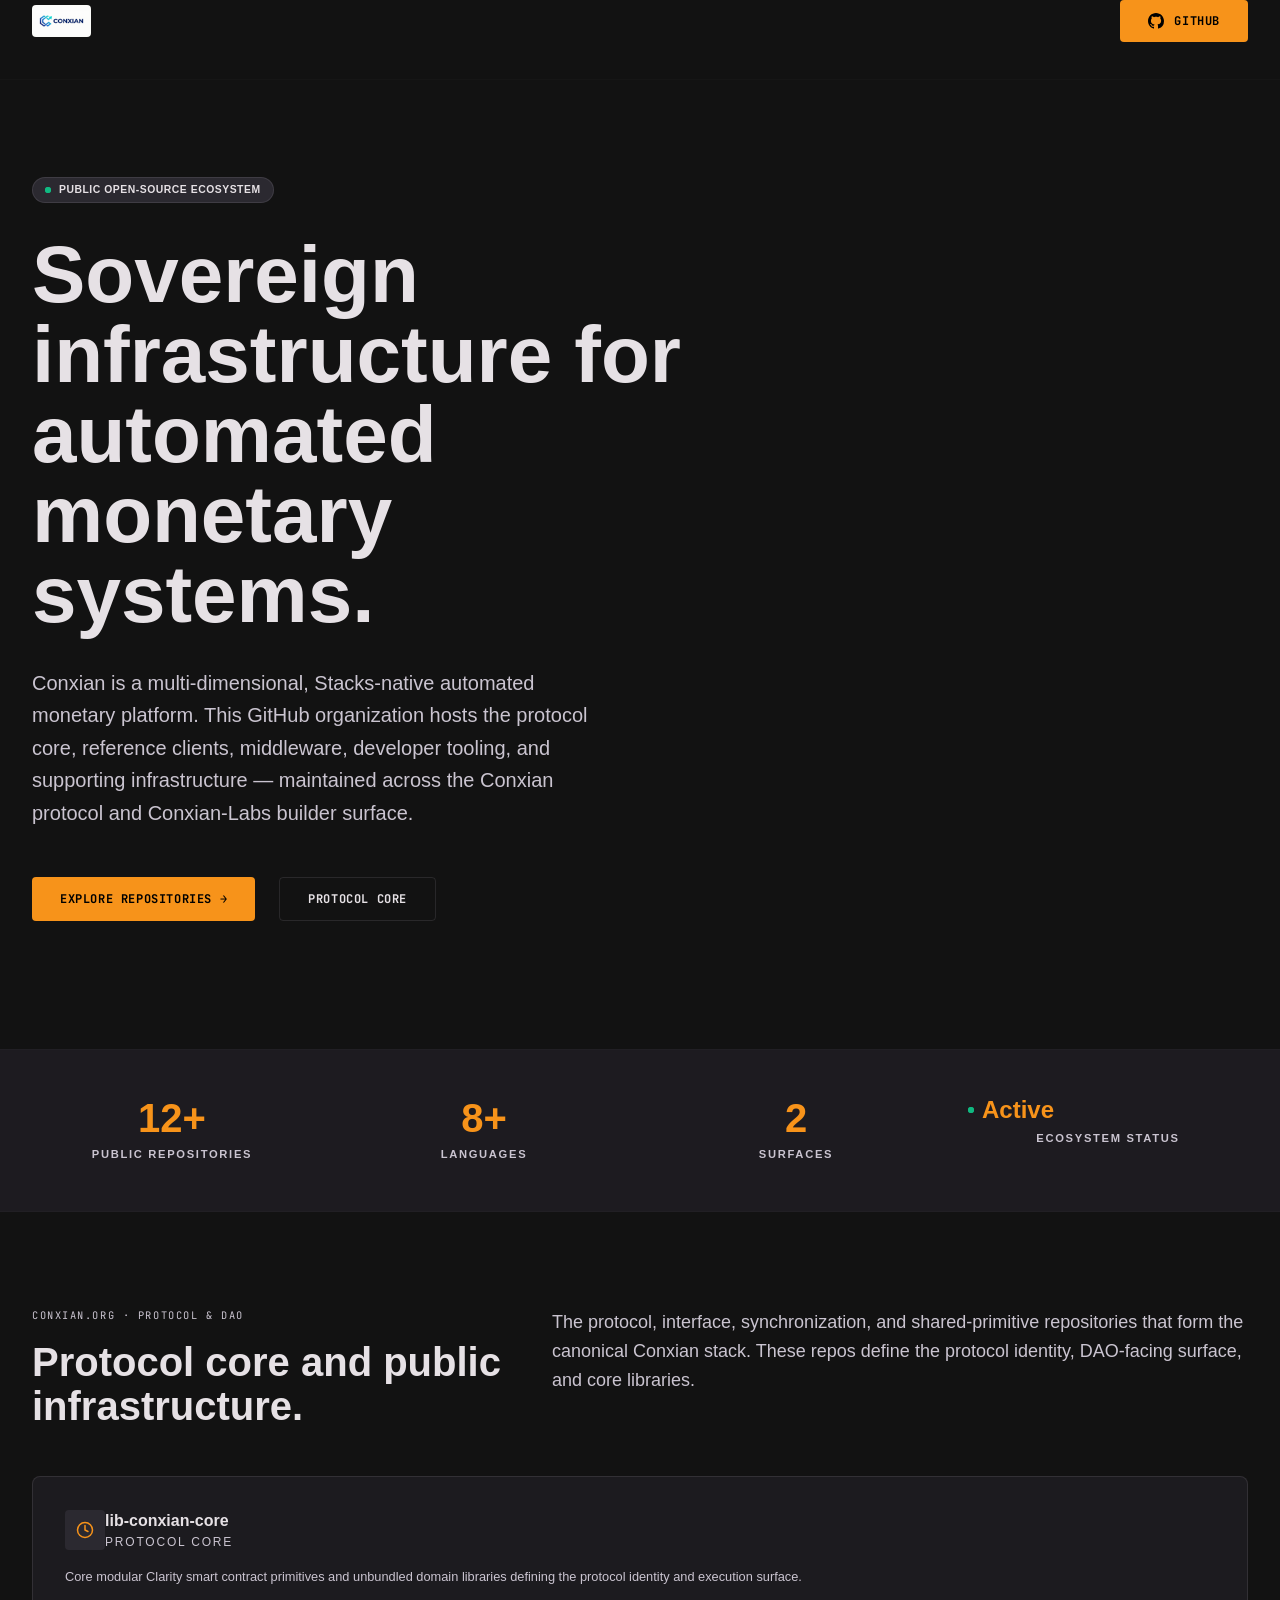
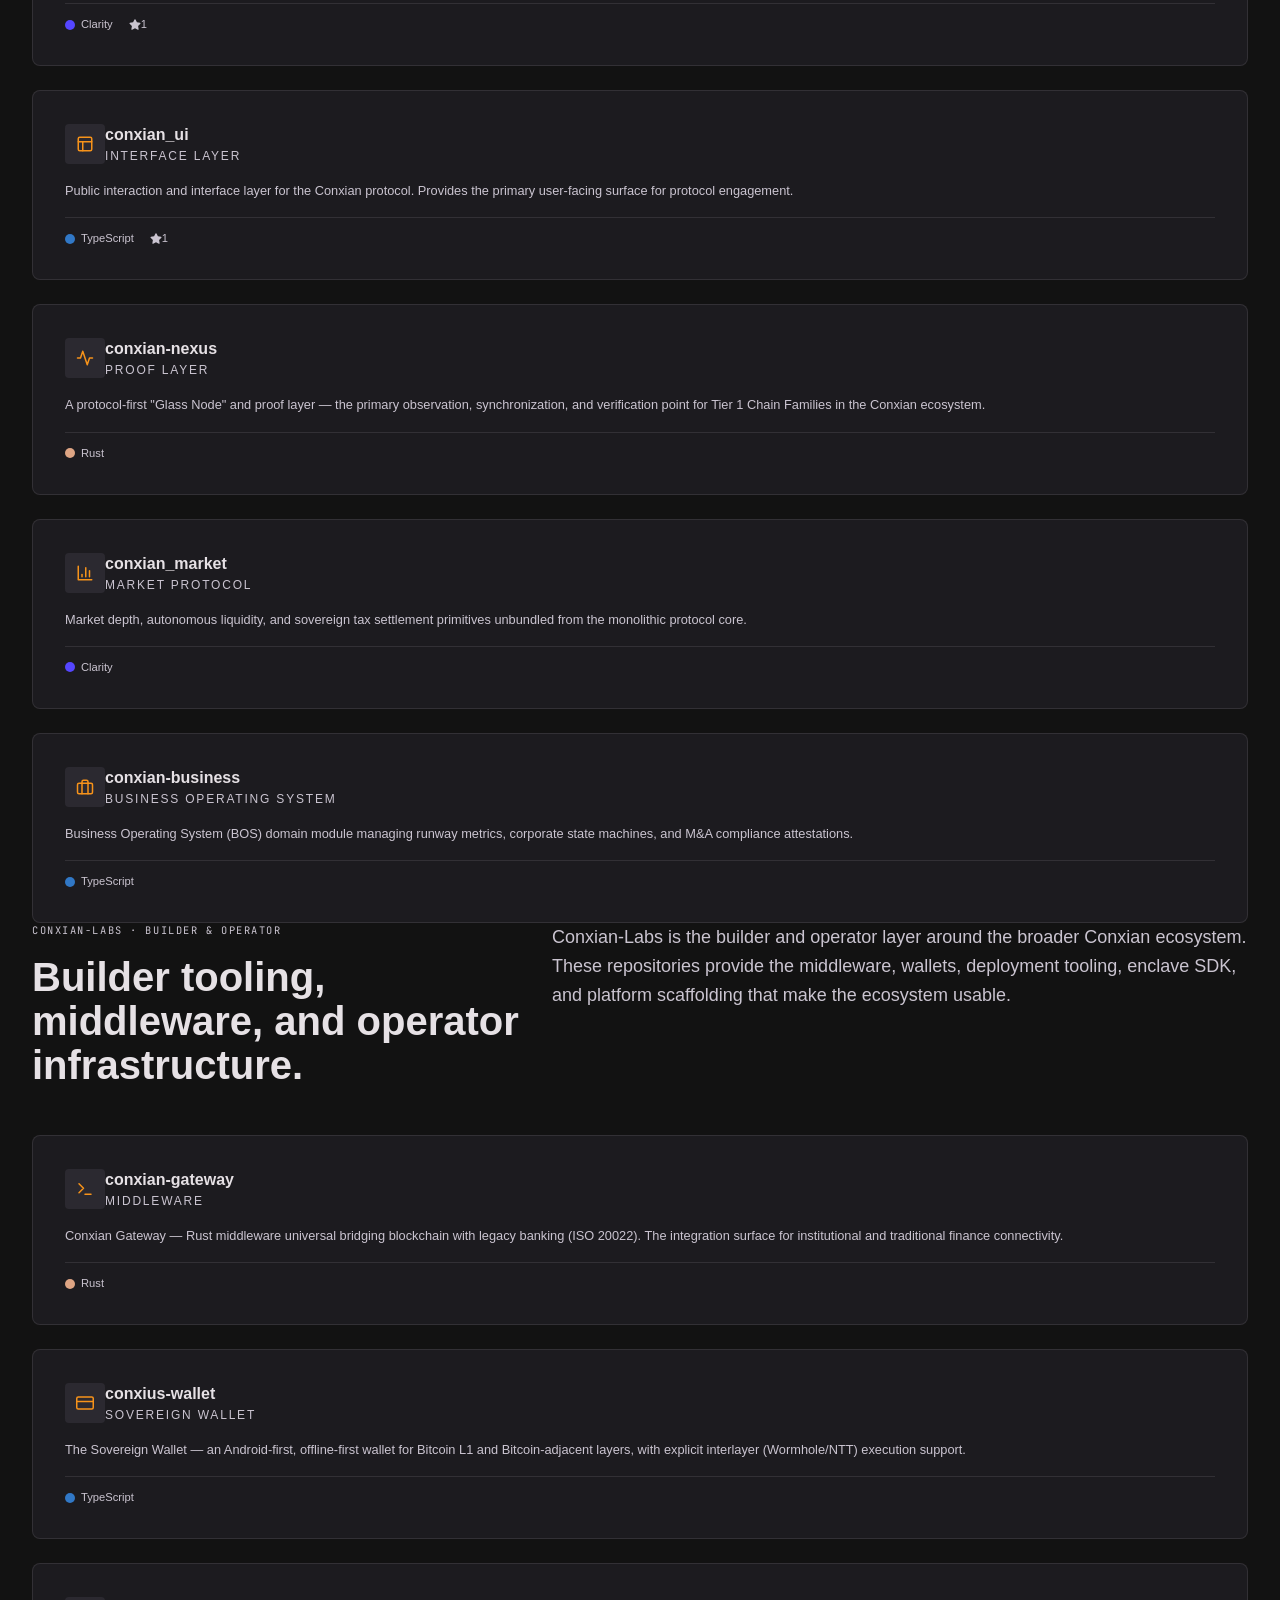
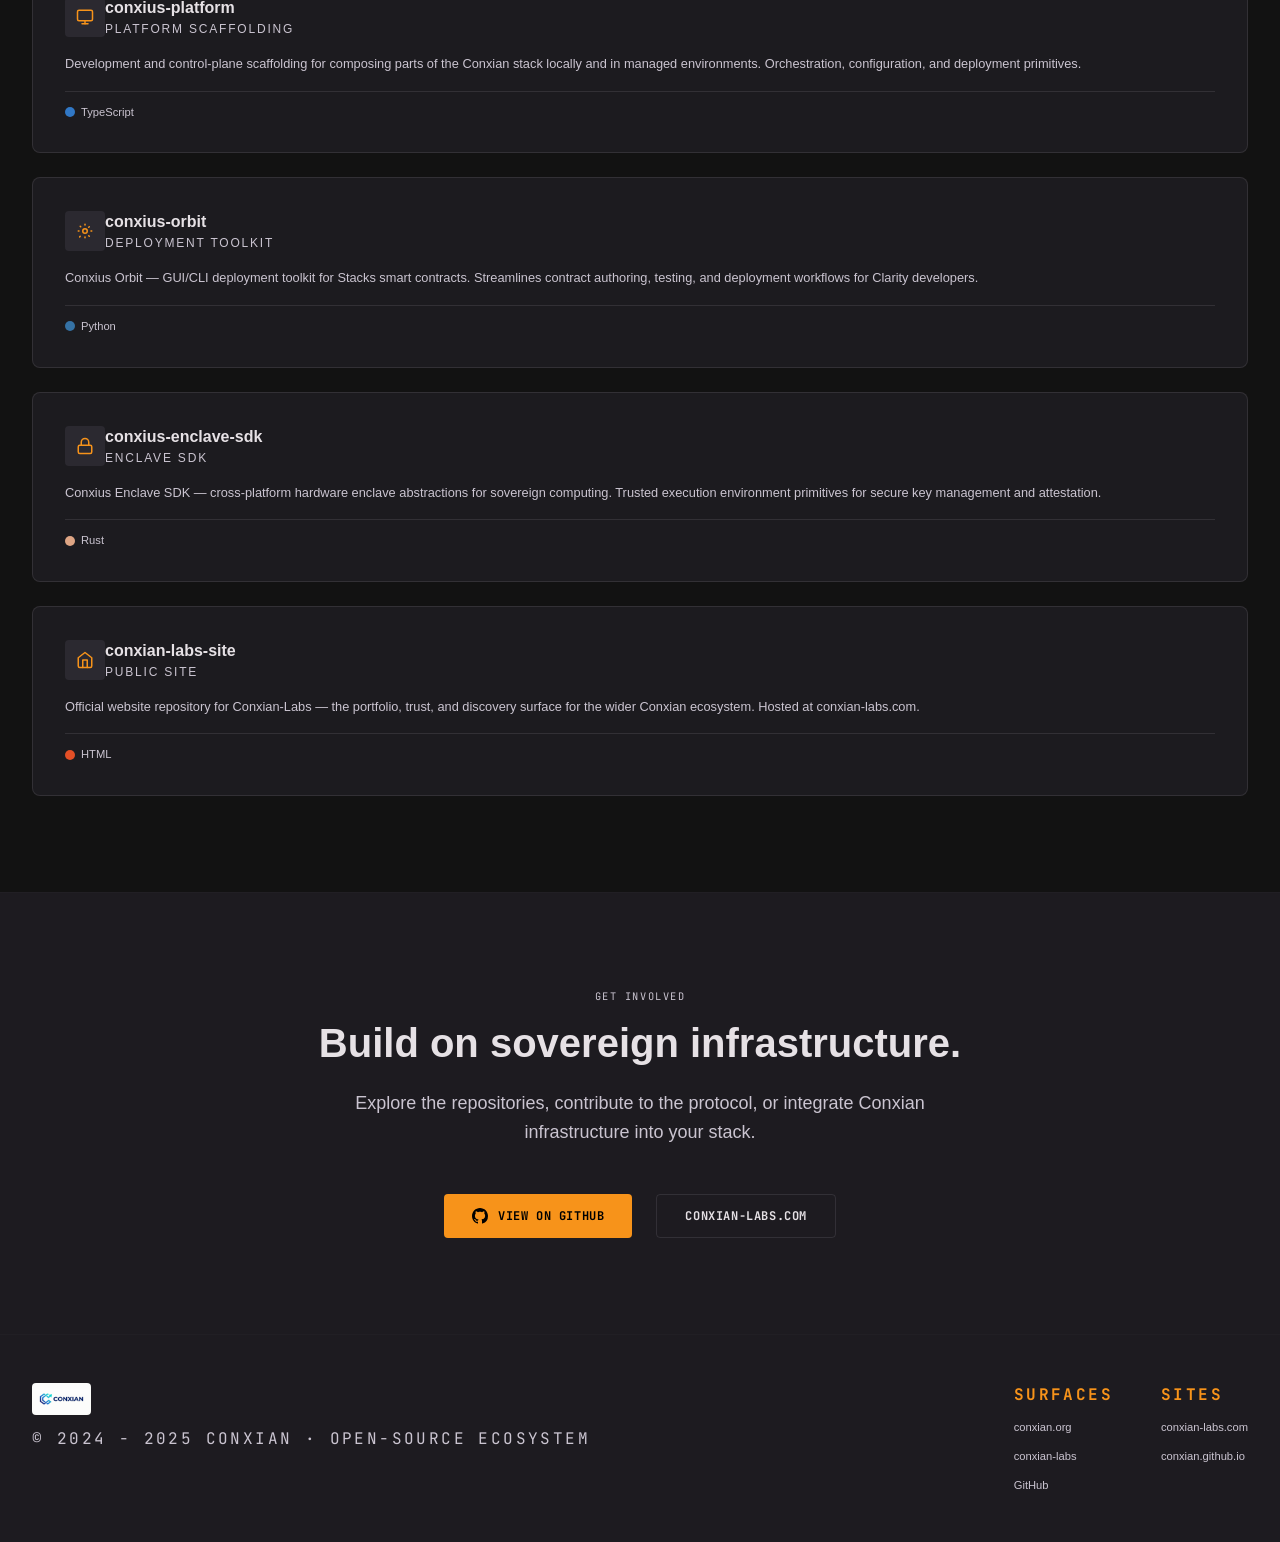
<file: index.html>
<!DOCTYPE html>
<html lang="en">
<head>
    <meta charset="utf-8"/>
    <meta content="width=device-width, initial-scale=1.0" name="viewport"/>
    <title>Conxian · Sovereign Monetary Infrastructure</title>
    <link rel="icon" href="Conxian_Logo.jpg" type="image/jpeg">
    <link rel="stylesheet" href="fonts/fonts.css">
    <link rel="stylesheet" href="css/common.css">
</head>
<body class="bg-background text-on-background">

<nav class="sticky top-0 z-50 w-full h-20 md:h-24 bg-background/80 backdrop-blur-md border-b border-on-background/[0.02]">
    <div class="max-w-[1440px] mx-auto h-full px-8 md:px-12 flex items-center justify-between">
        <a href="/" class="logo-container">
            <img src="Conxian_Logo.jpg" alt="Conxian Logo">
        </a>
        <div class="flex items-center gap-8">
            <a href="#repos" class="mono-text text-xs font-bold uppercase tracking-widest text-on-surface-variant hover:text-primary transition-colors hidden md:block">Repositories</a>
            <a href="https://github.com/Conxian" class="btn-primary">
                <svg aria-hidden="true" focusable="false" width="16" height="16" viewBox="0 0 16 16" fill="currentColor"><path d="M8 0C3.58 0 0 3.58 0 8c0 3.54 2.29 6.53 5.47 7.59.4.07.55-.17.55-.38 0-.19-.01-.82-.01-1.49-2.01.37-2.53-.49-2.69-.94-.09-.23-.48-.94-.82-1.13-.28-.15-.68-.52-.01-.53.63-.01 1.08.58 1.23.82.72 1.21 1.87.87 2.33.66.07-.52.28-.87.51-1.07-1.78-.2-3.64-.89-3.64-3.95 0-.87.31-1.59.82-2.15-.08-.2-.36-1.02.08-2.12 0 0 .67-.21 2.2.82.64-.18 1.32-.27 2-.27.68 0 1.36.09 2 .27 1.53-1.04 2.2-.82 2.2-.82.44 1.1.16 1.92.08 2.12.51.56.82 1.27.82 2.15 0 3.07-1.87 3.75-3.65 3.95.29.25.54.73.54 1.48 0 1.07-.01 1.93-.01 2.2 0 .21.15.46.55.38A8.013 8.013 0 0016 8c0-4.42-3.58-8-8-8z"/></svg>
                GitHub
            </a>
        </div>
    </div>
</nav>

<main>
    <!-- Hero Section -->
    <section class="pt-24 pb-32 md:pt-32 md:pb-48 px-8 md:px-12 max-w-[1440px] mx-auto">
        <div class="grid lg:grid-cols-12 gap-12 items-center">
            <div class="lg:col-span-7">
                <div class="mb-8">
                    <span class="status-chip">
                        <span class="status-dot-active"></span>
                        Public Open-Source Ecosystem
                    </span>
                </div>
                <h1 class="text-5xl font-bold mb-8 leading-1 tracking-tight">Sovereign infrastructure for automated monetary systems.</h1>
                <p class="text-xl text-on-surface-variant leading-relaxed max-w-xl mb-12 font-light">
                    Conxian is a multi-dimensional, Stacks-native automated monetary platform. This GitHub organization hosts the protocol core, reference clients, middleware, developer tooling, and supporting infrastructure — maintained across the Conxian protocol and Conxian-Labs builder surface.
                </p>
                <div class="flex flex-wrap gap-6">
                    <a href="#repos" class="btn-primary">Explore Repositories →</a>
                    <a href="https://github.com/Conxian/lib-conxian-core" class="btn-outline">Protocol Core</a>
                </div>
            </div>
        </div>
    </section>

    <!-- Stats Bar -->
    <section class="w-full border-y border-on-background/[0.02] bg-surface-container-low py-12">
        <div class="max-w-[1440px] mx-auto px-8 md:px-12 grid grid-cols-2 md:grid-cols-4 gap-8">
            <div class="flex flex-col gap-2 md:text-left text-center">
                <span class="stat-number">12+</span>
                <span class="stat-label">Public Repositories</span>
            </div>
            <div class="flex flex-col gap-2 md:text-left text-center">
                <span class="stat-number">8+</span>
                <span class="stat-label">Languages</span>
            </div>
            <div class="flex flex-col gap-2 md:text-left text-center">
                <span class="stat-number">2</span>
                <span class="stat-label">Surfaces</span>
            </div>
            <div class="flex flex-col gap-2 md:text-left text-center">
                <div class="stat-number active-val">
                    <span class="status-dot-active"></span>
                    Active
                </div>
                <span class="stat-label">Ecosystem Status</span>
            </div>
        </div>
    </section>

    <!-- Repository Sections -->
    <section id="repos" class="py-24 md:py-32 px-8 md:px-12 max-w-[1440px] mx-auto">
        <!-- Section 1: Protocol -->
        <div class="mb-24">
            <div class="grid lg:grid-cols-12 gap-8 mb-12">
                <div class="lg:col-span-5">
                    <span class="section-label">conxian.org · protocol & dao</span>
                    <h2 class="section-title">Protocol core and public infrastructure.</h2>
                </div>
                <div class="lg:col-span-7 flex items-end">
                    <p class="section-subtitle">The protocol, interface, synchronization, and shared-primitive repositories that form the canonical Conxian stack. These repos define the protocol identity, DAO-facing surface, and core libraries.</p>
                </div>
            </div>

            <div class="grid grid-cols-1 md:grid-cols-2 lg:grid-cols-3 gap-6">
                <!-- lib-conxian-core -->
                <a href="https://github.com/Conxian/lib-conxian-core" class="repo-card group" target="_blank" rel="noopener">
                    <div class="repo-external-link"><svg aria-hidden="true" focusable="false" width="14" height="14" viewBox="0 0 24 24" fill="none" stroke="currentColor" stroke-width="2.5" stroke-linecap="round" stroke-linejoin="round"><path d="M18 13v6a2 2 0 0 1-2 2H5a2 2 0 0 1-2-2V8a2 2 0 0 1 2-2h6"/><polyline points="15 3 21 3 21 9"/><line x1="10" y1="14" x2="21" y2="3"/></svg></div>
                    <div class="flex items-center gap-4 mb-1">
                        <div class="repo-icon">
                            <svg aria-hidden="true" focusable="false" width="18" height="18" viewBox="0 0 24 24" fill="none" stroke="currentColor" stroke-width="2" stroke-linecap="round" stroke-linejoin="round"><circle cx="12" cy="12" r="10"/><polyline points="12 6 12 12 16 14"/></svg>
                        </div>
                        <div>
                            <div class="repo-name">lib-conxian-core</div>
                            <div class="text-xs text-on-surface-variant uppercase tracking-widest">Protocol Core</div>
                        </div>
                    </div>
                    <p class="repo-description">Core modular Clarity smart contract primitives and unbundled domain libraries defining the protocol identity and execution surface.</p>
                    <div class="repo-meta">
                        <span class="flex items-center"><span class="lang-dot clarity"></span>Clarity</span>
                        <span class="flex items-center gap-1">
                            <svg aria-hidden="true" focusable="false" width="12" height="12" viewBox="0 0 16 16" fill="currentColor"><path d="M8 .25a.75.75 0 01.673.418l1.882 3.815 4.21.612a.75.75 0 01.416 1.279l-3.046 2.97.719 4.192a.75.75 0 01-1.088.791L8 12.347l-3.766 1.98a.75.75 0 01-1.088-.79l.72-4.194L.818 6.374a.75.75 0 01.416-1.28l4.21-.611L7.327.668A.75.75 0 018 .25z"/></svg>
                            1
                        </span>
                    </div>
                </a>

                <!-- conxian_ui -->
                <a href="https://github.com/Conxian/conxian_ui" class="repo-card group" target="_blank" rel="noopener">
                    <div class="repo-external-link"><svg aria-hidden="true" focusable="false" width="14" height="14" viewBox="0 0 24 24" fill="none" stroke="currentColor" stroke-width="2.5" stroke-linecap="round" stroke-linejoin="round"><path d="M18 13v6a2 2 0 0 1-2 2H5a2 2 0 0 1-2-2V8a2 2 0 0 1 2-2h6"/><polyline points="15 3 21 3 21 9"/><line x1="10" y1="14" x2="21" y2="3"/></svg></div>
                    <div class="flex items-center gap-4 mb-1">
                        <div class="repo-icon">
                            <svg aria-hidden="true" focusable="false" width="18" height="18" viewBox="0 0 24 24" fill="none" stroke="currentColor" stroke-width="2" stroke-linecap="round" stroke-linejoin="round"><rect x="3" y="3" width="18" height="18" rx="2" ry="2"/><line x1="3" y1="9" x2="21" y2="9"/><line x1="9" y1="21" x2="9" y2="9"/></svg>
                        </div>
                        <div>
                            <div class="repo-name">conxian_ui</div>
                            <div class="text-xs text-on-surface-variant uppercase tracking-widest">Interface Layer</div>
                        </div>
                    </div>
                    <p class="repo-description">Public interaction and interface layer for the Conxian protocol. Provides the primary user-facing surface for protocol engagement.</p>
                    <div class="repo-meta">
                        <span class="flex items-center"><span class="lang-dot typescript"></span>TypeScript</span>
                        <span class="flex items-center gap-1">
                            <svg aria-hidden="true" focusable="false" width="12" height="12" viewBox="0 0 16 16" fill="currentColor"><path d="M8 .25a.75.75 0 01.673.418l1.882 3.815 4.21.612a.75.75 0 01.416 1.279l-3.046 2.97.719 4.192a.75.75 0 01-1.088.791L8 12.347l-3.766 1.98a.75.75 0 01-1.088-.79l.72-4.194L.818 6.374a.75.75 0 01.416-1.28l4.21-.611L7.327.668A.75.75 0 018 .25z"/></svg>
                            1
                        </span>
                    </div>
                </a>

                <!-- conxian-nexus -->
                <a href="https://github.com/Conxian/conxian-nexus" class="repo-card group" target="_blank" rel="noopener">
                    <div class="repo-external-link"><svg aria-hidden="true" focusable="false" width="14" height="14" viewBox="0 0 24 24" fill="none" stroke="currentColor" stroke-width="2.5" stroke-linecap="round" stroke-linejoin="round"><path d="M18 13v6a2 2 0 0 1-2 2H5a2 2 0 0 1-2-2V8a2 2 0 0 1 2-2h6"/><polyline points="15 3 21 3 21 9"/><line x1="10" y1="14" x2="21" y2="3"/></svg></div>
                    <div class="flex items-center gap-4 mb-1">
                        <div class="repo-icon">
                            <svg aria-hidden="true" focusable="false" width="18" height="18" viewBox="0 0 24 24" fill="none" stroke="currentColor" stroke-width="2" stroke-linecap="round" stroke-linejoin="round"><polyline points="22 12 18 12 15 21 9 3 6 12 2 12"/></svg>
                        </div>
                        <div>
                            <div class="repo-name">conxian-nexus</div>
                            <div class="text-xs text-on-surface-variant uppercase tracking-widest">Proof Layer</div>
                        </div>
                    </div>
                    <p class="repo-description">A protocol-first "Glass Node" and proof layer — the primary observation, synchronization, and verification point for Tier 1 Chain Families in the Conxian ecosystem.</p>
                    <div class="repo-meta">
                        <span class="flex items-center"><span class="lang-dot rust"></span>Rust</span>
                    </div>
                </a>

                <!-- conxian_market -->
                <a href="https://github.com/Conxian/conxian_market" class="repo-card group" target="_blank" rel="noopener">
                    <div class="repo-external-link"><svg aria-hidden="true" focusable="false" width="14" height="14" viewBox="0 0 24 24" fill="none" stroke="currentColor" stroke-width="2.5" stroke-linecap="round" stroke-linejoin="round"><path d="M18 13v6a2 2 0 0 1-2 2H5a2 2 0 0 1-2-2V8a2 2 0 0 1 2-2h6"/><polyline points="15 3 21 3 21 9"/><line x1="10" y1="14" x2="21" y2="3"/></svg></div>
                    <div class="flex items-center gap-4 mb-1">
                        <div class="repo-icon">
                            <svg aria-hidden="true" focusable="false" width="18" height="18" viewBox="0 0 24 24" fill="none" stroke="currentColor" stroke-width="2" stroke-linecap="round" stroke-linejoin="round"><path d="M3 3v18h18"/><path d="M18 17V9"/><path d="M13 17V5"/><path d="M8 17v-3"/></svg>
                        </div>
                        <div>
                            <div class="repo-name">conxian_market</div>
                            <div class="text-xs text-on-surface-variant uppercase tracking-widest">Market Protocol</div>
                        </div>
                    </div>
                    <p class="repo-description">Market depth, autonomous liquidity, and sovereign tax settlement primitives unbundled from the monolithic protocol core.</p>
                    <div class="repo-meta">
                        <span class="flex items-center"><span class="lang-dot clarity"></span>Clarity</span>
                    </div>
                </a>

                <!-- conxian-business -->
                <a href="https://github.com/Conxian/conxian-business" class="repo-card group" target="_blank" rel="noopener">
                    <div class="repo-external-link"><svg aria-hidden="true" focusable="false" width="14" height="14" viewBox="0 0 24 24" fill="none" stroke="currentColor" stroke-width="2.5" stroke-linecap="round" stroke-linejoin="round"><path d="M18 13v6a2 2 0 0 1-2 2H5a2 2 0 0 1-2-2V8a2 2 0 0 1 2-2h6"/><polyline points="15 3 21 3 21 9"/><line x1="10" y1="14" x2="21" y2="3"/></svg></div>
                    <div class="flex items-center gap-4 mb-1">
                        <div class="repo-icon">
                            <svg aria-hidden="true" focusable="false" width="18" height="18" viewBox="0 0 24 24" fill="none" stroke="currentColor" stroke-width="2" stroke-linecap="round" stroke-linejoin="round"><rect x="2" y="7" width="20" height="14" rx="2" ry="2"/><path d="M16 21V5a2 2 0 0 0-2-2h-4a2 2 0 0 0-2 2v16"/></svg>
                        </div>
                        <div>
                            <div class="repo-name">conxian-business</div>
                            <div class="text-xs text-on-surface-variant uppercase tracking-widest">Business Operating System</div>
                        </div>
                    </div>
                    <p class="repo-description">Business Operating System (BOS) domain module managing runway metrics, corporate state machines, and M&A compliance attestations.</p>
                    <div class="repo-meta">
                        <span class="flex items-center"><span class="lang-dot typescript"></span>TypeScript</span>
                    </div>
                </a>
            </div>
        </div>

        <!-- Section 2: Labs -->
        <div>
            <div class="grid lg:grid-cols-12 gap-8 mb-12">
                <div class="lg:col-span-5">
                    <span class="section-label">conxian-labs · builder & operator</span>
                    <h2 class="section-title">Builder tooling, middleware, and operator infrastructure.</h2>
                </div>
                <div class="lg:col-span-7 flex items-end">
                    <p class="section-subtitle">Conxian-Labs is the builder and operator layer around the broader Conxian ecosystem. These repositories provide the middleware, wallets, deployment tooling, enclave SDK, and platform scaffolding that make the ecosystem usable.</p>
                </div>
            </div>

            <div class="grid grid-cols-1 md:grid-cols-2 lg:grid-cols-3 gap-6">
                <!-- conxian-gateway -->
                <a href="https://github.com/Conxian/conxian-gateway" class="repo-card group" target="_blank" rel="noopener">
                    <div class="repo-external-link"><svg aria-hidden="true" focusable="false" width="14" height="14" viewBox="0 0 24 24" fill="none" stroke="currentColor" stroke-width="2.5" stroke-linecap="round" stroke-linejoin="round"><path d="M18 13v6a2 2 0 0 1-2 2H5a2 2 0 0 1-2-2V8a2 2 0 0 1 2-2h6"/><polyline points="15 3 21 3 21 9"/><line x1="10" y1="14" x2="21" y2="3"/></svg></div>
                    <div class="flex items-center gap-4 mb-1">
                        <div class="repo-icon">
                            <svg aria-hidden="true" focusable="false" width="18" height="18" viewBox="0 0 24 24" fill="none" stroke="currentColor" stroke-width="2" stroke-linecap="round" stroke-linejoin="round"><path d="M4 17l6-6-6-6M12 19h8"/></svg>
                        </div>
                        <div>
                            <div class="repo-name">conxian-gateway</div>
                            <div class="text-xs text-on-surface-variant uppercase tracking-widest">Middleware</div>
                        </div>
                    </div>
                    <p class="repo-description">Conxian Gateway — Rust middleware universal bridging blockchain with legacy banking (ISO 20022). The integration surface for institutional and traditional finance connectivity.</p>
                    <div class="repo-meta">
                        <span class="flex items-center"><span class="lang-dot rust"></span>Rust</span>
                    </div>
                </a>

                <!-- conxius-wallet -->
                <a href="https://github.com/Conxian/conxius-wallet" class="repo-card group" target="_blank" rel="noopener">
                    <div class="repo-external-link"><svg aria-hidden="true" focusable="false" width="14" height="14" viewBox="0 0 24 24" fill="none" stroke="currentColor" stroke-width="2.5" stroke-linecap="round" stroke-linejoin="round"><path d="M18 13v6a2 2 0 0 1-2 2H5a2 2 0 0 1-2-2V8a2 2 0 0 1 2-2h6"/><polyline points="15 3 21 3 21 9"/><line x1="10" y1="14" x2="21" y2="3"/></svg></div>
                    <div class="flex items-center gap-4 mb-1">
                        <div class="repo-icon">
                            <svg aria-hidden="true" focusable="false" width="18" height="18" viewBox="0 0 24 24" fill="none" stroke="currentColor" stroke-width="2" stroke-linecap="round" stroke-linejoin="round"><rect x="1" y="4" width="22" height="16" rx="2" ry="2"/><line x1="1" y1="10" x2="23" y2="10"/></svg>
                        </div>
                        <div>
                            <div class="repo-name">conxius-wallet</div>
                            <div class="text-xs text-on-surface-variant uppercase tracking-widest">Sovereign Wallet</div>
                        </div>
                    </div>
                    <p class="repo-description">The Sovereign Wallet — an Android-first, offline-first wallet for Bitcoin L1 and Bitcoin-adjacent layers, with explicit interlayer (Wormhole/NTT) execution support.</p>
                    <div class="repo-meta">
                        <span class="flex items-center"><span class="lang-dot typescript"></span>TypeScript</span>
                    </div>
                </a>

                <!-- conxius-platform -->
                <a href="https://github.com/Conxian/conxius-platform" class="repo-card group" target="_blank" rel="noopener">
                    <div class="repo-external-link"><svg aria-hidden="true" focusable="false" width="14" height="14" viewBox="0 0 24 24" fill="none" stroke="currentColor" stroke-width="2.5" stroke-linecap="round" stroke-linejoin="round"><path d="M18 13v6a2 2 0 0 1-2 2H5a2 2 0 0 1-2-2V8a2 2 0 0 1 2-2h6"/><polyline points="15 3 21 3 21 9"/><line x1="10" y1="14" x2="21" y2="3"/></svg></div>
                    <div class="flex items-center gap-4 mb-1">
                        <div class="repo-icon">
                            <svg aria-hidden="true" focusable="false" width="18" height="18" viewBox="0 0 24 24" fill="none" stroke="currentColor" stroke-width="2" stroke-linecap="round" stroke-linejoin="round"><rect x="2" y="3" width="20" height="14" rx="2" ry="2"/><line x1="8" y1="21" x2="16" y2="21"/><line x1="12" y1="17" x2="12" y2="21"/></svg>
                        </div>
                        <div>
                            <div class="repo-name">conxius-platform</div>
                            <div class="text-xs text-on-surface-variant uppercase tracking-widest">Platform Scaffolding</div>
                        </div>
                    </div>
                    <p class="repo-description">Development and control-plane scaffolding for composing parts of the Conxian stack locally and in managed environments. Orchestration, configuration, and deployment primitives.</p>
                    <div class="repo-meta">
                        <span class="flex items-center"><span class="lang-dot typescript"></span>TypeScript</span>
                    </div>
                </a>

                <!-- conxius-orbit -->
                <a href="https://github.com/Conxian/conxius-orbit" class="repo-card group" target="_blank" rel="noopener">
                    <div class="repo-external-link"><svg aria-hidden="true" focusable="false" width="14" height="14" viewBox="0 0 24 24" fill="none" stroke="currentColor" stroke-width="2.5" stroke-linecap="round" stroke-linejoin="round"><path d="M18 13v6a2 2 0 0 1-2 2H5a2 2 0 0 1-2-2V8a2 2 0 0 1 2-2h6"/><polyline points="15 3 21 3 21 9"/><line x1="10" y1="14" x2="21" y2="3"/></svg></div>
                    <div class="flex items-center gap-4 mb-1">
                        <div class="repo-icon">
                            <svg aria-hidden="true" focusable="false" width="18" height="18" viewBox="0 0 24 24" fill="none" stroke="currentColor" stroke-width="2" stroke-linecap="round" stroke-linejoin="round"><circle cx="12" cy="12" r="3"/><path d="M3 12h1m8-9v1m8 8h1m-9 8v1M5.6 5.6l.7.7m11.4 0l-.7.7m0 11.4l.7.7m-12.1 0l-.7.7"/></svg>
                        </div>
                        <div>
                            <div class="repo-name">conxius-orbit</div>
                            <div class="text-xs text-on-surface-variant uppercase tracking-widest">Deployment Toolkit</div>
                        </div>
                    </div>
                    <p class="repo-description">Conxius Orbit — GUI/CLI deployment toolkit for Stacks smart contracts. Streamlines contract authoring, testing, and deployment workflows for Clarity developers.</p>
                    <div class="repo-meta">
                        <span class="flex items-center"><span class="lang-dot python"></span>Python</span>
                    </div>
                </a>

                <!-- conxius-enclave-sdk -->
                <a href="https://github.com/Conxian/conxius-enclave-sdk" class="repo-card group" target="_blank" rel="noopener">
                    <div class="repo-external-link"><svg aria-hidden="true" focusable="false" width="14" height="14" viewBox="0 0 24 24" fill="none" stroke="currentColor" stroke-width="2.5" stroke-linecap="round" stroke-linejoin="round"><path d="M18 13v6a2 2 0 0 1-2 2H5a2 2 0 0 1-2-2V8a2 2 0 0 1 2-2h6"/><polyline points="15 3 21 3 21 9"/><line x1="10" y1="14" x2="21" y2="3"/></svg></div>
                    <div class="flex items-center gap-4 mb-1">
                        <div class="repo-icon">
                            <svg aria-hidden="true" focusable="false" width="18" height="18" viewBox="0 0 24 24" fill="none" stroke="currentColor" stroke-width="2" stroke-linecap="round" stroke-linejoin="round"><rect x="3" y="11" width="18" height="11" rx="2" ry="2"/><path d="M7 11V7a5 5 0 0 1 10 0v4"/></svg>
                        </div>
                        <div>
                            <div class="repo-name">conxius-enclave-sdk</div>
                            <div class="text-xs text-on-surface-variant uppercase tracking-widest">Enclave SDK</div>
                        </div>
                    </div>
                    <p class="repo-description">Conxius Enclave SDK — cross-platform hardware enclave abstractions for sovereign computing. Trusted execution environment primitives for secure key management and attestation.</p>
                    <div class="repo-meta">
                        <span class="flex items-center"><span class="lang-dot rust"></span>Rust</span>
                    </div>
                </a>

                <!-- conxian-labs-site -->
                <a href="https://github.com/Conxian/conxian-labs-site" class="repo-card group" target="_blank" rel="noopener">
                    <div class="repo-external-link"><svg aria-hidden="true" focusable="false" width="14" height="14" viewBox="0 0 24 24" fill="none" stroke="currentColor" stroke-width="2.5" stroke-linecap="round" stroke-linejoin="round"><path d="M18 13v6a2 2 0 0 1-2 2H5a2 2 0 0 1-2-2V8a2 2 0 0 1 2-2h6"/><polyline points="15 3 21 3 21 9"/><line x1="10" y1="14" x2="21" y2="3"/></svg></div>
                    <div class="flex items-center gap-4 mb-1">
                        <div class="repo-icon">
                            <svg aria-hidden="true" focusable="false" width="18" height="18" viewBox="0 0 24 24" fill="none" stroke="currentColor" stroke-width="2" stroke-linecap="round" stroke-linejoin="round"><path d="M3 9l9-7 9 7v11a2 2 0 0 1-2 2H5a2 2 0 0 1-2-2z"/><polyline points="9 22 9 12 15 12 15 22"/></svg>
                        </div>
                        <div>
                            <div class="repo-name">conxian-labs-site</div>
                            <div class="text-xs text-on-surface-variant uppercase tracking-widest">Public site</div>
                        </div>
                    </div>
                    <p class="repo-description">Official website repository for Conxian-Labs — the portfolio, trust, and discovery surface for the wider Conxian ecosystem. Hosted at conxian-labs.com.</p>
                    <div class="repo-meta">
                        <span class="flex items-center"><span class="lang-dot html"></span>HTML</span>
                    </div>
                </a>
            </div>
        </div>
    </section>

    <!-- CTA Section -->
    <section class="w-full bg-surface-container-low py-24 md:py-32 border-t border-on-background/[0.02]">
        <div class="max-w-[1440px] mx-auto px-8 md:px-12 text-center">
            <span class="section-label">Get involved</span>
            <h2 class="section-title mb-6 mx-auto max-w-700">Build on sovereign infrastructure.</h2>
            <p class="section-subtitle mb-12 max-w-xl mx-auto">
                Explore the repositories, contribute to the protocol, or integrate Conxian infrastructure into your stack.
            </p>
            <div class="flex flex-wrap justify-center gap-6">
                <a href="https://github.com/Conxian" class="btn-primary">
                    <svg aria-hidden="true" focusable="false" width="16" height="16" viewBox="0 0 16 16" fill="currentColor"><path d="M8 0C3.58 0 0 3.58 0 8c0 3.54 2.29 6.53 5.47 7.59.4.07.55-.17.55-.38 0-.19-.01-.82-.01-1.49-2.01.37-2.53-.49-2.69-.94-.09-.23-.48-.94-.82-1.13-.28-.15-.68-.52-.01-.53.63-.01 1.08.58 1.23.82.72 1.21 1.87.87 2.33.66.07-.52.28-.87.51-1.07-1.78-.2-3.64-.89-3.64-3.95 0-.87.31-1.59.82-2.15-.08-.2-.36-1.02.08-2.12 0 0 .67-.21 2.2.82.64-.18 1.32-.27 2-.27.68 0 1.36.09 2 .27 1.53-1.04 2.2-.82 2.2-.82.44 1.1.16 1.92.08 2.12.51.56.82 1.27.82 2.15 0 3.07-1.87 3.75-3.65 3.95.29.25.54.73.54 1.48 0 1.07-.01 1.93-.01 2.2 0 .21.15.46.55.38A8.013 8.013 0 0016 8c0-4.42-3.58-8-8-8z"/></svg>
                    View on GitHub
                </a>
                <a href="https://www.conxian-labs.com" class="btn-outline">conxian-labs.com</a>
            </div>
        </div>
    </section>
</main>

<footer class="w-full bg-surface-container-low py-12 border-t border-on-background/[0.02]">
    <div class="max-w-[1440px] mx-auto px-8 md:px-12 flex flex-wrap justify-between gap-8">
        <div class="flex flex-col gap-3">
            <div class="logo-container">
                <img src="Conxian_Logo.jpg" alt="Conxian ecosystem logo">
            </div>
            <p class="mono-text text-[0.65rem] text-on-surface-variant uppercase tracking-widest">
                © 2024 - 2025 CONXIAN · OPEN-SOURCE ECOSYSTEM
            </p>
        </div>
        <div class="flex gap-12">
            <div class="flex flex-col gap-3">
                <span class="mono-text text-[0.7rem] font-bold text-primary uppercase tracking-widest">Surfaces</span>
                <a href="#repos" class="footer-link">conxian.org</a>
                <a href="#repos" class="footer-link">conxian-labs</a>
                <a href="https://github.com/Conxian" class="footer-link">GitHub</a>
            </div>
            <div class="flex flex-col gap-3">
                <span class="mono-text text-[0.7rem] font-bold text-primary uppercase tracking-widest">Sites</span>
                <a href="https://www.conxian-labs.com" class="footer-link">conxian-labs.com</a>
                <a href="https://conxian.github.io" class="footer-link">conxian.github.io</a>
            </div>
        </div>
    </div>
</footer>

</body>
</html>
</file>
<file: fonts/fonts.css>
/* JetBrains Mono — self-hosted, no Google tracking */
@font-face {
  font-family: 'JetBrains Mono';
  font-style: italic;
  font-weight: 400;
  font-display: swap;
  src: url('tDba2o-flEEny0FZhsfKu5WU4xD-IQ-PuZJJXxfpAO-LflOQ.ttf') format('truetype');
}
@font-face {
  font-family: 'JetBrains Mono';
  font-style: normal;
  font-weight: 300;
  font-display: swap;
  src: url('tDbY2o-flEEny0FZhsfKu5WU4zr3E_BX0PnT8RD8lqxjPQ.ttf') format('truetype');
}
@font-face {
  font-family: 'JetBrains Mono';
  font-style: normal;
  font-weight: 400;
  font-display: swap;
  src: url('tDbY2o-flEEny0FZhsfKu5WU4zr3E_BX0PnT8RD8yKxjPQ.ttf') format('truetype');
}
@font-face {
  font-family: 'JetBrains Mono';
  font-style: normal;
  font-weight: 500;
  font-display: swap;
  src: url('tDbY2o-flEEny0FZhsfKu5WU4zr3E_BX0PnT8RD8-qxjPQ.ttf') format('truetype');
}
@font-face {
  font-family: 'JetBrains Mono';
  font-style: normal;
  font-weight: 700;
  font-display: swap;
  src: url('tDbY2o-flEEny0FZhsfKu5WU4zr3E_BX0PnT8RD8L6tjPQ.ttf') format('truetype');
}
@font-face {
  font-family: 'JetBrains Mono';
  font-style: normal;
  font-weight: 800;
  font-display: swap;
  src: url('tDbY2o-flEEny0FZhsfKu5WU4zr3E_BX0PnT8RD8SKtjPQ.ttf') format('truetype');
}
</file>
<file: css/common.css>
/*
  Conxian Ecosystem Common Styles
  Design Language: Material 3 / Modern High-Tech
*/

:root {
  /* Material 3-inspired Dark Theme Palette */
  --background: #121212;
  --on-background: #E6E1E5;
  --surface: #1C1B1F;
  --on-surface: #E6E1E5;
  --surface-container-low: #1D1B20;
  --surface-container: #211F26;
  --surface-container-high: #2B2930;
  --on-surface-variant: #CAC4D0;

  --primary: #F7931A; /* Bitcoin Orange */
  --primary-container: #633B0A;
  --on-primary-container: #FFDDB3;

  --accent-emerald: #10B981;
  --border-subtle: rgba(202, 196, 208, 0.12);
  --font-mono: 'JetBrains Mono', 'Fira Code', monospace;
  --font-sans: 'Inter', -apple-system, sans-serif;
}

* {
  margin: 0;
  padding: 0;
  box-sizing: border-box;
}

body {
  font-family: var(--font-sans);
  background-color: var(--background);
  color: var(--on-background);
  line-height: 1.5;
  -webkit-font-smoothing: antialiased;
}

.mono-text {
  font-family: var(--font-mono);
  letter-spacing: -0.02em;
}

/* Typography Utilities */
.text-xs { font-size: 0.75rem; }
.text-sm { font-size: 0.875rem; }
.text-base { font-size: 1rem; }
.text-lg { font-size: 1.125rem; }
.text-xl { font-size: 1.25rem; }
.text-5xl { font-size: 3rem; }
@media (min-width: 768px) { .text-5xl { font-size: 5rem; } }

.font-light { font-weight: 300; }
.font-bold { font-weight: 700; }
.leading-1 { line-height: 1; }
.leading-relaxed { line-height: 1.625; }
.uppercase { text-transform: uppercase; }
.tracking-widest { letter-spacing: 0.15em; }

/* Layout Utilities */
.flex { display: flex; }
.flex-col { flex-direction: column; }
.flex-wrap { flex-wrap: wrap; }
.items-center { align-items: center; }
.justify-center { justify-content: center; }
.justify-between { justify-content: space-between; }

.grid { display: grid; }
.grid-cols-1 { grid-template-columns: repeat(1, minmax(0, 1fr)); }
.grid-cols-2 { grid-template-columns: repeat(2, minmax(0, 1fr)); }

@media (min-width: 768px) {
  .md\:grid-cols-4 { grid-template-columns: repeat(4, minmax(0, 1fr)); }
  .md\:block { display: block; }
  .md\:flex { display: flex; }
  .md\:h-24 { height: 6rem; }
  .md\:px-12 { padding-left: 3rem; padding-right: 3rem; }
  .md\:py-32 { padding-top: 8rem; padding-bottom: 8rem; }
  .md\:text-left { text-align: left; }
}

@media (min-width: 1024px) {
  .lg\:grid-cols-12 { grid-template-columns: repeat(12, minmax(0, 1fr)); }
  .lg\:col-span-5 { grid-column: span 5 / span 5; }
  .lg\:col-span-7 { grid-column: span 7 / span 7; }
}

.w-full { width: 100%; }
.h-20 { height: 5rem; }
.h-48 { height: 48px; }
.min-h-100vh { min-height: 100vh; }

.max-w-\[1440px\] { max-width: 1440px; }
.max-w-xl { max-width: 36rem; }
.max-w-700 { max-width: 700px; }
.max-w-560 { max-width: 560px; }
.mx-auto { margin-left: auto; margin-right: auto; }

/* Spacing Utilities */
.p-2rem { padding: 2rem; }
.px-8 { padding-left: 2rem; padding-right: 2rem; }
.py-12 { padding-top: 3rem; padding-bottom: 3rem; }
.py-24 { padding-top: 6rem; padding-bottom: 6rem; }
.pt-24 { padding-top: 6rem; }
.pb-32 { padding-bottom: 8rem; }

.gap-2 { gap: 0.5rem; }
.gap-3 { gap: 0.75rem; }
.gap-6 { gap: 1.5rem; }
.gap-8 { gap: 2rem; }
.gap-12 { gap: 3rem; }

.mt-2 { margin-top: 0.5rem; }
.mb-6 { margin-bottom: 1.5rem; }
.mb-8 { margin-bottom: 2rem; }
.mb-12 { margin-bottom: 3rem; }

/* Color Utilities */
.bg-background { background-color: var(--background); }
.bg-surface-container-low { background-color: var(--surface-container-low); }
.text-on-background { color: var(--on-background); }
.text-on-surface-variant { color: var(--on-surface-variant); }
.text-primary { color: var(--primary); }
.text-center { text-align: center; }

.border-t { border-top: 1px solid var(--border-subtle); }
.border-b { border-bottom: 1px solid var(--border-subtle); }
.border-y { border-top: 1px solid var(--border-subtle); border-bottom: 1px solid var(--border-subtle); }
.border-on-background\/\[0\.02\] { border-color: rgba(230, 225, 229, 0.02); }

/* Components */
.logo-container {
  display: flex;
  align-items: center;
  gap: 12px;
}

.logo-container img {
  height: 32px;
  width: auto;
  border-radius: 4px;
}

.btn-primary {
  display: inline-flex;
  align-items: center;
  gap: 10px;
  background-color: var(--primary);
  color: #000;
  padding: 12px 28px;
  border-radius: 4px;
  text-decoration: none;
  font-family: var(--font-mono);
  font-size: 0.75rem;
  font-weight: 700;
  text-transform: uppercase;
  letter-spacing: 0.05em;
  transition: all 0.2s cubic-bezier(0.4, 0, 0.2, 1);
}
.btn-primary:hover {
  transform: translateY(-2px);
  filter: brightness(1.1);
  box-shadow: 0 8px 16px rgba(247, 147, 26, 0.15);
}

.btn-outline {
  display: inline-flex;
  align-items: center;
  gap: 10px;
  background-color: transparent;
  color: var(--on-background);
  border: 1px solid var(--border-subtle);
  padding: 12px 28px;
  border-radius: 4px;
  text-decoration: none;
  font-family: var(--font-mono);
  font-size: 0.75rem;
  font-weight: 700;
  text-transform: uppercase;
  letter-spacing: 0.05em;
  transition: all 0.2s;
}
.btn-outline:hover {
  background-color: rgba(255, 255, 255, 0.03);
  border-color: var(--on-background);
}

.repo-card {
  display: flex;
  flex-direction: column;
  gap: 16px;
  padding: 32px;
  background: var(--surface);
  border: 1px solid var(--border-subtle);
  border-radius: 8px;
  text-decoration: none;
  transition: all 0.3s cubic-bezier(0.4, 0, 0.2, 1);
  position: relative;
}
.repo-card:hover {
  border-color: var(--primary);
  box-shadow: 0 20px 40px -12px rgba(0, 0, 0, 0.1);
  transform: translateY(-4px);
}

.repo-icon {
  width: 40px;
  height: 40px;
  display: flex;
  align-items: center;
  justify-content: center;
  background: var(--surface-container-high);
  border-radius: 4px;
  color: var(--primary);
  transition: transform 0.3s ease;
}
.repo-card:hover .repo-icon { transform: scale(1.1); }

.repo-name {
  font-weight: 700;
  font-size: 1rem;
  color: var(--on-background);
  transition: color 0.2s;
}
.repo-card:hover .repo-name { color: var(--primary); }

.repo-description {
  font-size: 0.8rem;
  color: var(--on-surface-variant);
  line-height: 1.6;
  flex-grow: 1;
}

.repo-meta {
  display: flex;
  align-items: center;
  gap: 16px;
  font-size: 0.7rem;
  color: var(--on-surface-variant);
  padding-top: 12px;
  border-top: 1px solid var(--border-subtle);
}

.lang-dot {
  width: 10px;
  height: 10px;
  border-radius: 50%;
  display: inline-block;
  margin-right: 6px;
}
.lang-dot.rust { background: #DEA584; }
.lang-dot.typescript { background: #3178C6; }
.lang-dot.python { background: #3572A5; }
.lang-dot.clarity { background: #5546FF; }
.lang-dot.html { background: #E34F26; }

.status-chip {
  display: inline-flex;
  align-items: center;
  gap: 0.5rem;
  padding: 4px 12px;
  background: var(--surface-container-high);
  border: 1px solid var(--border-subtle);
  border-radius: 100px;
  font-size: 0.65rem;
  font-weight: 700;
  text-transform: uppercase;
  letter-spacing: 0.05em;
}

.status-dot-active {
  width: 6px;
  height: 6px;
  background: #10B981;
  border-radius: 50%;
  position: relative;
}
.status-dot-active::after {
  content: '';
  position: absolute;
  top: 0;
  left: 0;
  width: 100%;
  height: 100%;
  background: inherit;
  border-radius: inherit;
  animation: status-pulse 2s cubic-bezier(0.24, 0, 0.38, 1) infinite;
}

@keyframes status-pulse {
  0% { transform: scale(1); opacity: 1; }
  50% { transform: scale(1.5); opacity: 0; }
  100% { transform: scale(1); opacity: 0; }
}

.repo-external-link {
  position: absolute;
  top: 16px;
  right: 16px;
  color: var(--on-surface-variant);
  opacity: 0;
  transition: opacity 0.2s, color 0.2s;
}
.repo-card:hover .repo-external-link { opacity: 1; }
.repo-card:hover .repo-external-link:hover { color: var(--primary); }

/* Selection */
::selection {
  background-color: var(--primary);
  color: white;
}

.hidden { display: none !important; }
.relative { position: relative; }
.sticky { position: sticky; }
.top-0 { top: 0; }
.z-50 { z-index: 50; }
.inline-block { display: inline-block; }

.stat-number {
  font-size: 2.5rem;
  font-weight: 700;
  color: var(--primary);
  line-height: 1;
}
.stat-number.active-val {
  display: flex;
  align-items: center;
  gap: 0.5rem;
  font-size: 1.5rem;
}
@media (max-width: 767px) {
  .stat-number.active-val { justify-content: center; }
}

.stat-label {
  font-size: 0.7rem;
  text-transform: uppercase;
  letter-spacing: 0.15em;
  color: var(--on-surface-variant);
  font-weight: 600;
}

.section-label {
  font-family: var(--font-mono);
  font-size: 0.65rem;
  text-transform: uppercase;
  letter-spacing: 0.15em;
  color: var(--on-surface-variant);
  margin-bottom: 1rem;
  display: block;
}

.section-title {
  font-size: 2.5rem;
  font-weight: 700;
  line-height: 1.1;
  color: var(--on-background);
}

.section-subtitle {
  font-size: 1.125rem;
  color: var(--on-surface-variant);
  line-height: 1.6;
}

.footer-link {
  font-size: 0.7rem;
  color: var(--on-surface-variant);
  text-decoration: none;
  transition: color 0.2s;
}
.footer-link:hover { color: var(--primary); }
</file>
